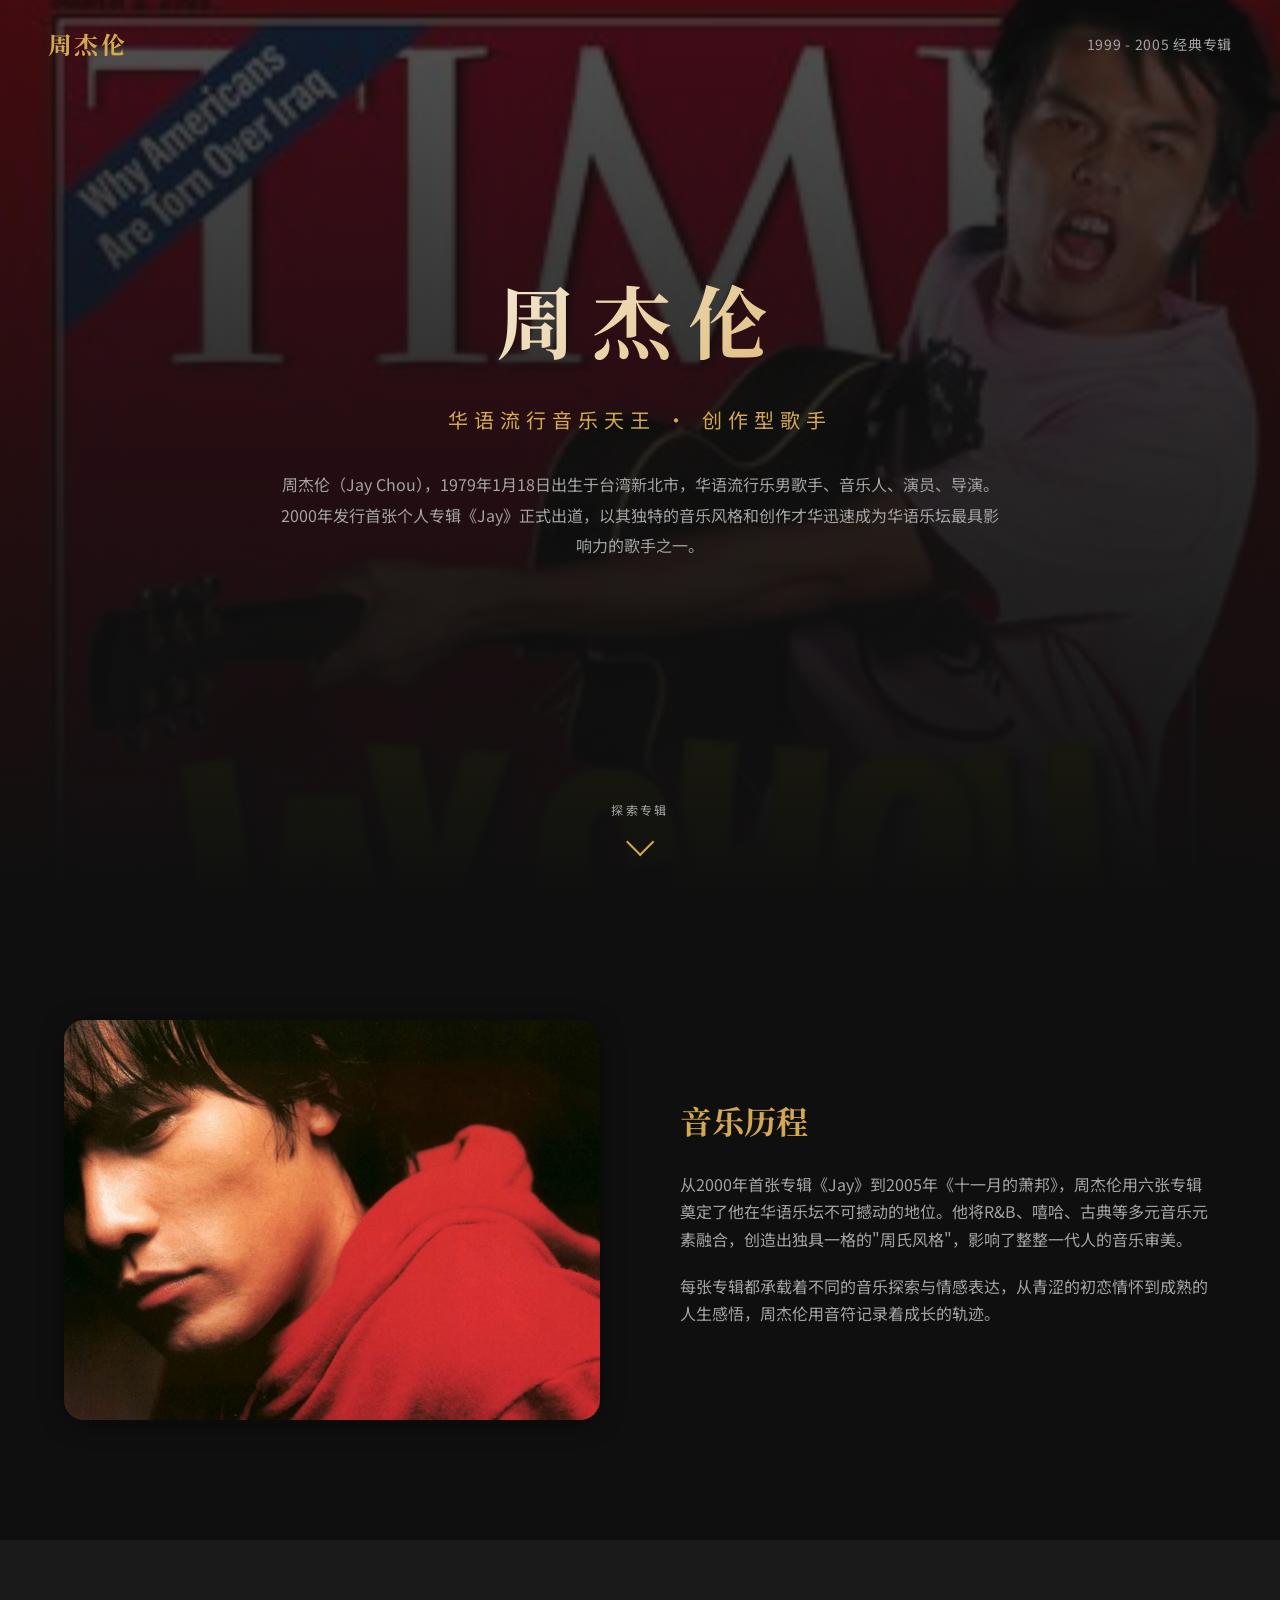
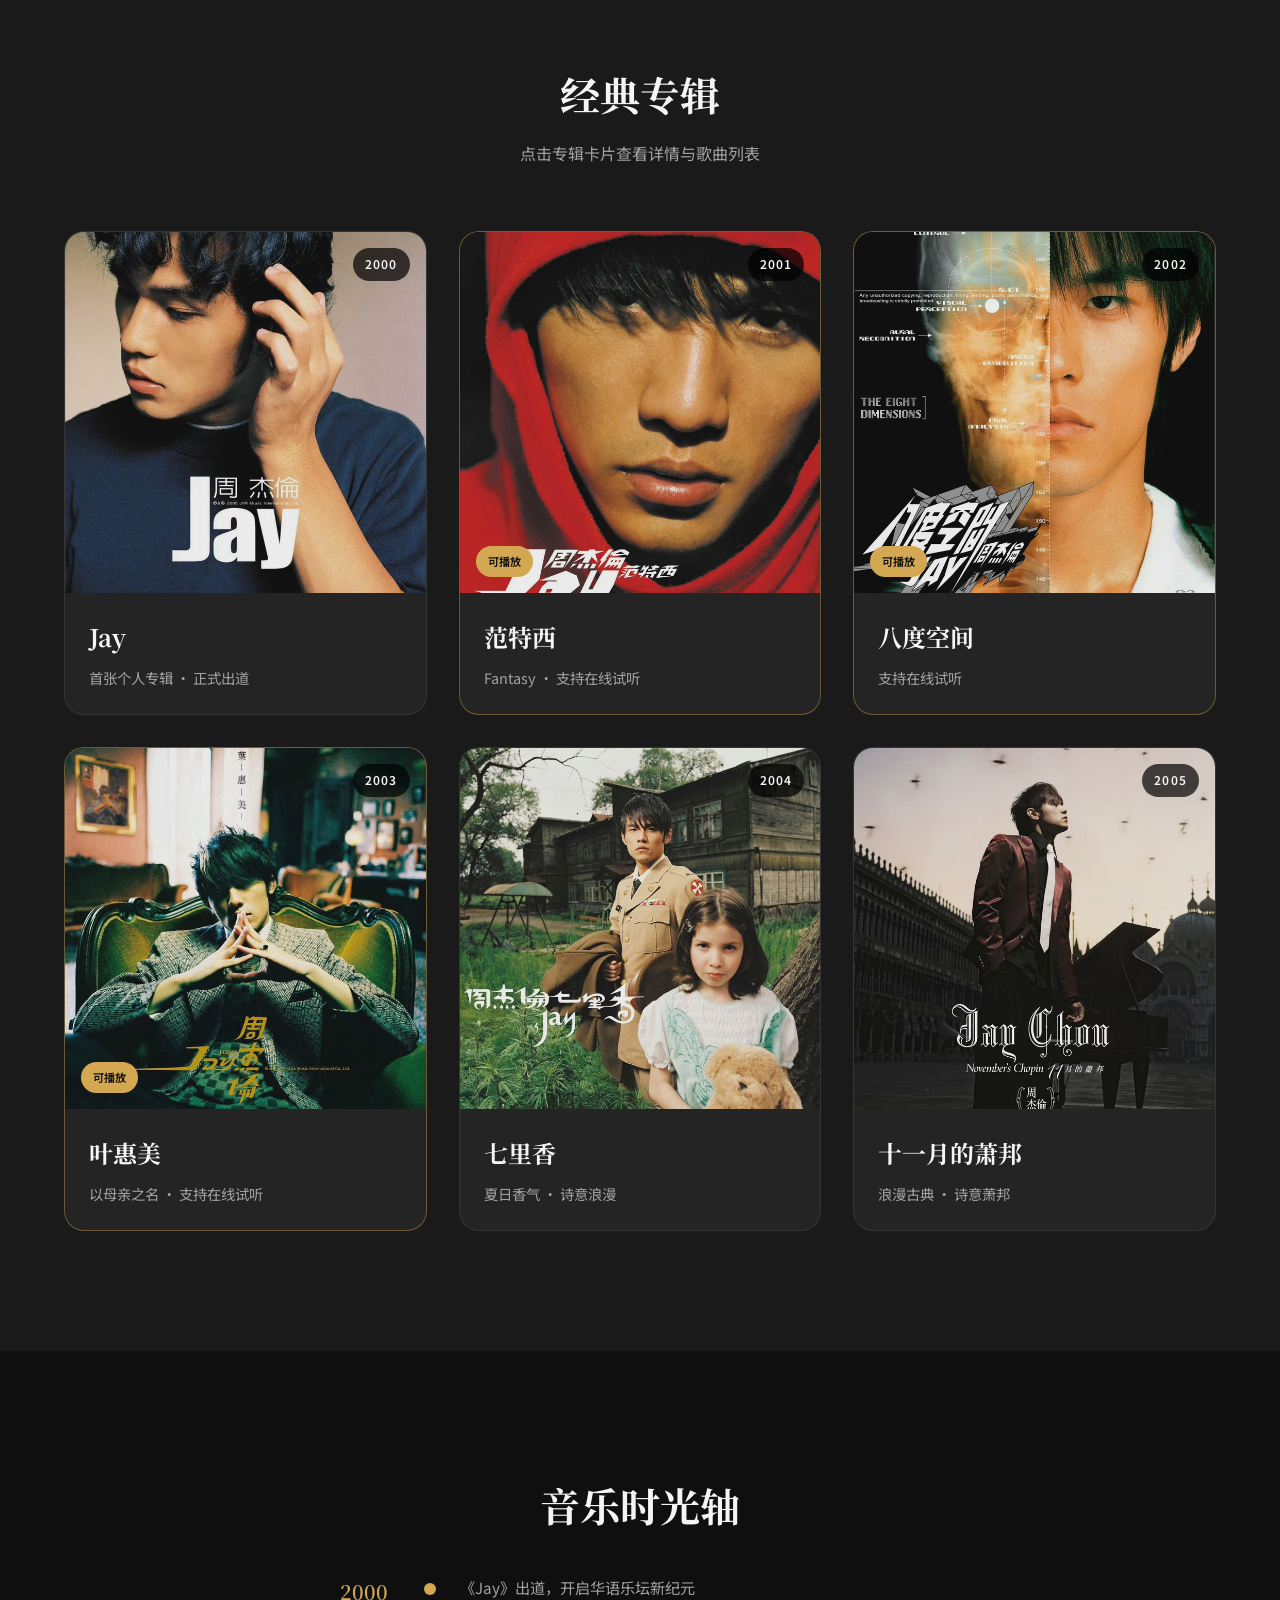
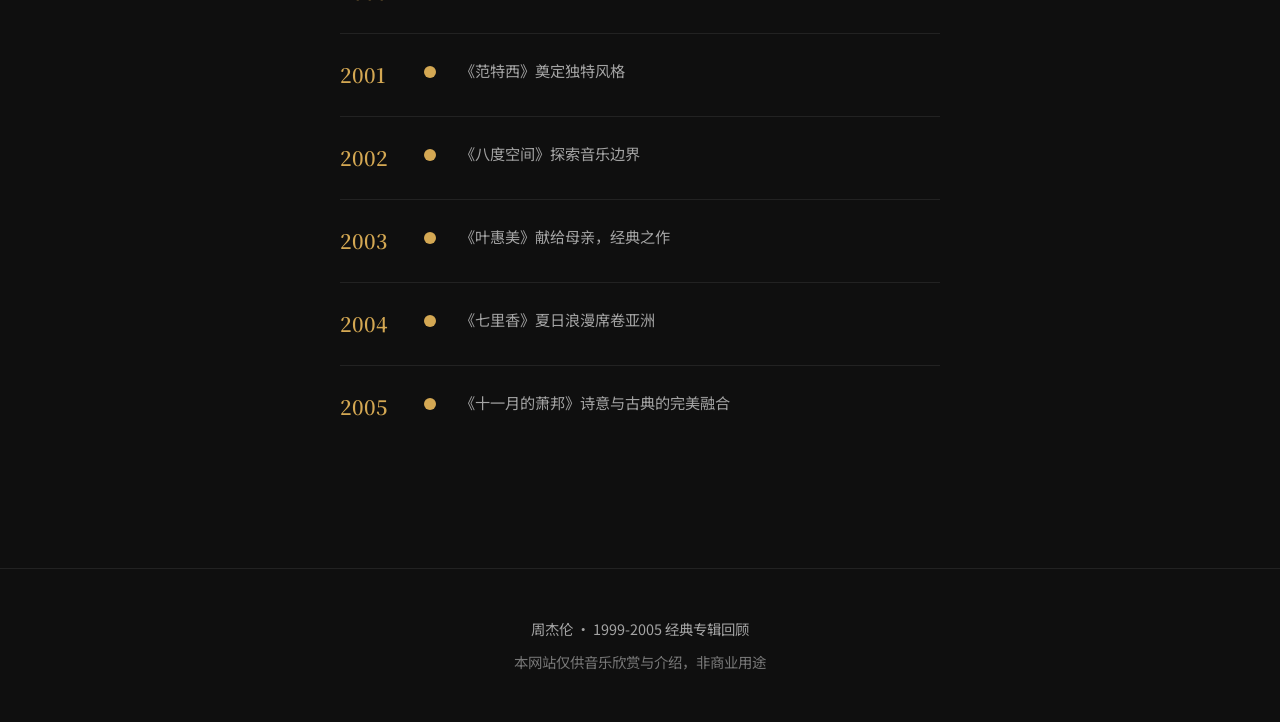
<file: index.html>
<!DOCTYPE html>
<html lang="zh-CN">
<head>
  <meta charset="UTF-8">
  <meta name="viewport" content="width=device-width, initial-scale=1.0">
  <title>周杰伦 | 华语流行音乐天王</title>
  <link rel="stylesheet" href="css/style.css">
  <link rel="preconnect" href="https://fonts.googleapis.com">
  <link rel="preconnect" href="https://fonts.gstatic.com" crossorigin>
  <link href="https://fonts.googleapis.com/css2?family=Noto+Serif+SC:wght@400;600;700&family=Noto+Sans+SC:wght@300;400;500;600&display=swap" rel="stylesheet">
</head>
<body>
  <header class="hero">
    <div class="hero-bg">
      <img src="res/pic/main_music_intro.jpg" alt="音乐背景" class="hero-img">
      <div class="hero-overlay"></div>
    </div>
    <nav class="nav">
      <a href="index.html" class="logo">周杰伦</a>
      <span class="nav-subtitle">1999 - 2005 经典专辑</span>
    </nav>
    <div class="hero-content">
      <h1>周杰伦</h1>
      <p class="hero-tagline">华语流行音乐天王 · 创作型歌手</p>
      <p class="hero-desc">周杰伦（Jay Chou），1979年1月18日出生于台湾新北市，华语流行乐男歌手、音乐人、演员、导演。2000年发行首张个人专辑《Jay》正式出道，以其独特的音乐风格和创作才华迅速成为华语乐坛最具影响力的歌手之一。</p>
    </div>
    <div class="scroll-indicator">
      <span>探索专辑</span>
      <div class="scroll-arrow"></div>
    </div>
  </header>

  <main class="main">
    <section class="intro-section">
      <div class="container">
        <div class="intro-grid">
          <div class="intro-image">
            <img src="res/pic/main_bg.jpg" alt="钢琴与音乐">
          </div>
          <div class="intro-text">
            <h2>音乐历程</h2>
            <p>从2000年首张专辑《Jay》到2005年《十一月的萧邦》，周杰伦用六张专辑奠定了他在华语乐坛不可撼动的地位。他将R&B、嘻哈、古典等多元音乐元素融合，创造出独具一格的"周氏风格"，影响了整整一代人的音乐审美。</p>
            <p>每张专辑都承载着不同的音乐探索与情感表达，从青涩的初恋情怀到成熟的人生感悟，周杰伦用音符记录着成长的轨迹。</p>
          </div>
        </div>
      </div>
    </section>

    <section class="albums-section" id="albums">
      <div class="container">
        <h2 class="section-title">经典专辑</h2>
        <p class="section-subtitle">点击专辑卡片查看详情与歌曲列表</p>
        
        <div class="albums-grid">
          <a href="album-jay.html" class="album-card">
            <div class="album-cover">
              <img src="res/2000《Jay》/album cover/jay.jpg" alt="Jay 专辑">
              <span class="album-year">2000</span>
            </div>
            <div class="album-info">
              <h3>Jay</h3>
              <p>首张个人专辑 · 正式出道</p>
            </div>
          </a>

          <a href="album-fantasy.html" class="album-card album-featured">
            <div class="album-cover">
              <img src="res/2001《范特西》/album cover/ftx.jpg" alt="范特西 专辑">
              <span class="album-year">2001</span>
              <span class="album-badge">可播放</span>
            </div>
            <div class="album-info">
              <h3>范特西</h3>
              <p>Fantasy · 支持在线试听</p>
            </div>
          </a>

          <a href="album-8degrees.html" class="album-card album-featured">
            <div class="album-cover">
              <img src="res/2002《八度空间》/album cover/bdkj.jpg" alt="八度空间 专辑">
              <span class="album-year">2002</span>
              <span class="album-badge">可播放</span>
            </div>
            <div class="album-info">
              <h3>八度空间</h3>
              <p>支持在线试听</p>
            </div>
          </a>

          <a href="album-yehuimei.html" class="album-card album-featured">
            <div class="album-cover">
              <img src="res/2003 《叶惠美》/album cover/yhm.jpg" alt="叶惠美 专辑">
              <span class="album-year">2003</span>
              <span class="album-badge">可播放</span>
            </div>
            <div class="album-info">
              <h3>叶惠美</h3>
              <p>以母亲之名 · 支持在线试听</p>
            </div>
          </a>

          <a href="album-7likes.html" class="album-card">
            <div class="album-cover">
              <img src="res/2004《七里香》/album cover/qlx.jpg" alt="七里香 专辑">
              <span class="album-year">2004</span>
            </div>
            <div class="album-info">
              <h3>七里香</h3>
              <p>夏日香气 · 诗意浪漫</p>
            </div>
          </a>

          <a href="album-november.html" class="album-card">
            <div class="album-cover">
              <img src="res/2005《十一月的萧邦》/album cover/syydxb.jpg" alt="十一月的萧邦 专辑">
              <span class="album-year">2005</span>
            </div>
            <div class="album-info">
              <h3>十一月的萧邦</h3>
              <p>浪漫古典 · 诗意萧邦</p>
            </div>
          </a>
        </div>
      </div>
    </section>

    <section class="timeline-section">
      <div class="container">
        <h2 class="section-title">音乐时光轴</h2>
        <div class="timeline">
          <div class="timeline-item">
            <span class="timeline-year">2000</span>
            <span class="timeline-dot"></span>
            <p>《Jay》出道，开启华语乐坛新纪元</p>
          </div>
          <div class="timeline-item">
            <span class="timeline-year">2001</span>
            <span class="timeline-dot"></span>
            <p>《范特西》奠定独特风格</p>
          </div>
          <div class="timeline-item">
            <span class="timeline-year">2002</span>
            <span class="timeline-dot"></span>
            <p>《八度空间》探索音乐边界</p>
          </div>
          <div class="timeline-item">
            <span class="timeline-year">2003</span>
            <span class="timeline-dot"></span>
            <p>《叶惠美》献给母亲，经典之作</p>
          </div>
          <div class="timeline-item">
            <span class="timeline-year">2004</span>
            <span class="timeline-dot"></span>
            <p>《七里香》夏日浪漫席卷亚洲</p>
          </div>
          <div class="timeline-item">
            <span class="timeline-year">2005</span>
            <span class="timeline-dot"></span>
            <p>《十一月的萧邦》诗意与古典的完美融合</p>
          </div>
        </div>
      </div>
    </section>
  </main>

  <footer class="footer">
    <div class="container">
      <p>周杰伦 · 1999-2005 经典专辑回顾</p>
      <p class="footer-note">本网站仅供音乐欣赏与介绍，非商业用途</p>
    </div>
  </footer>

  <script src="js/main.js"></script>
</body>
</html>
</file>
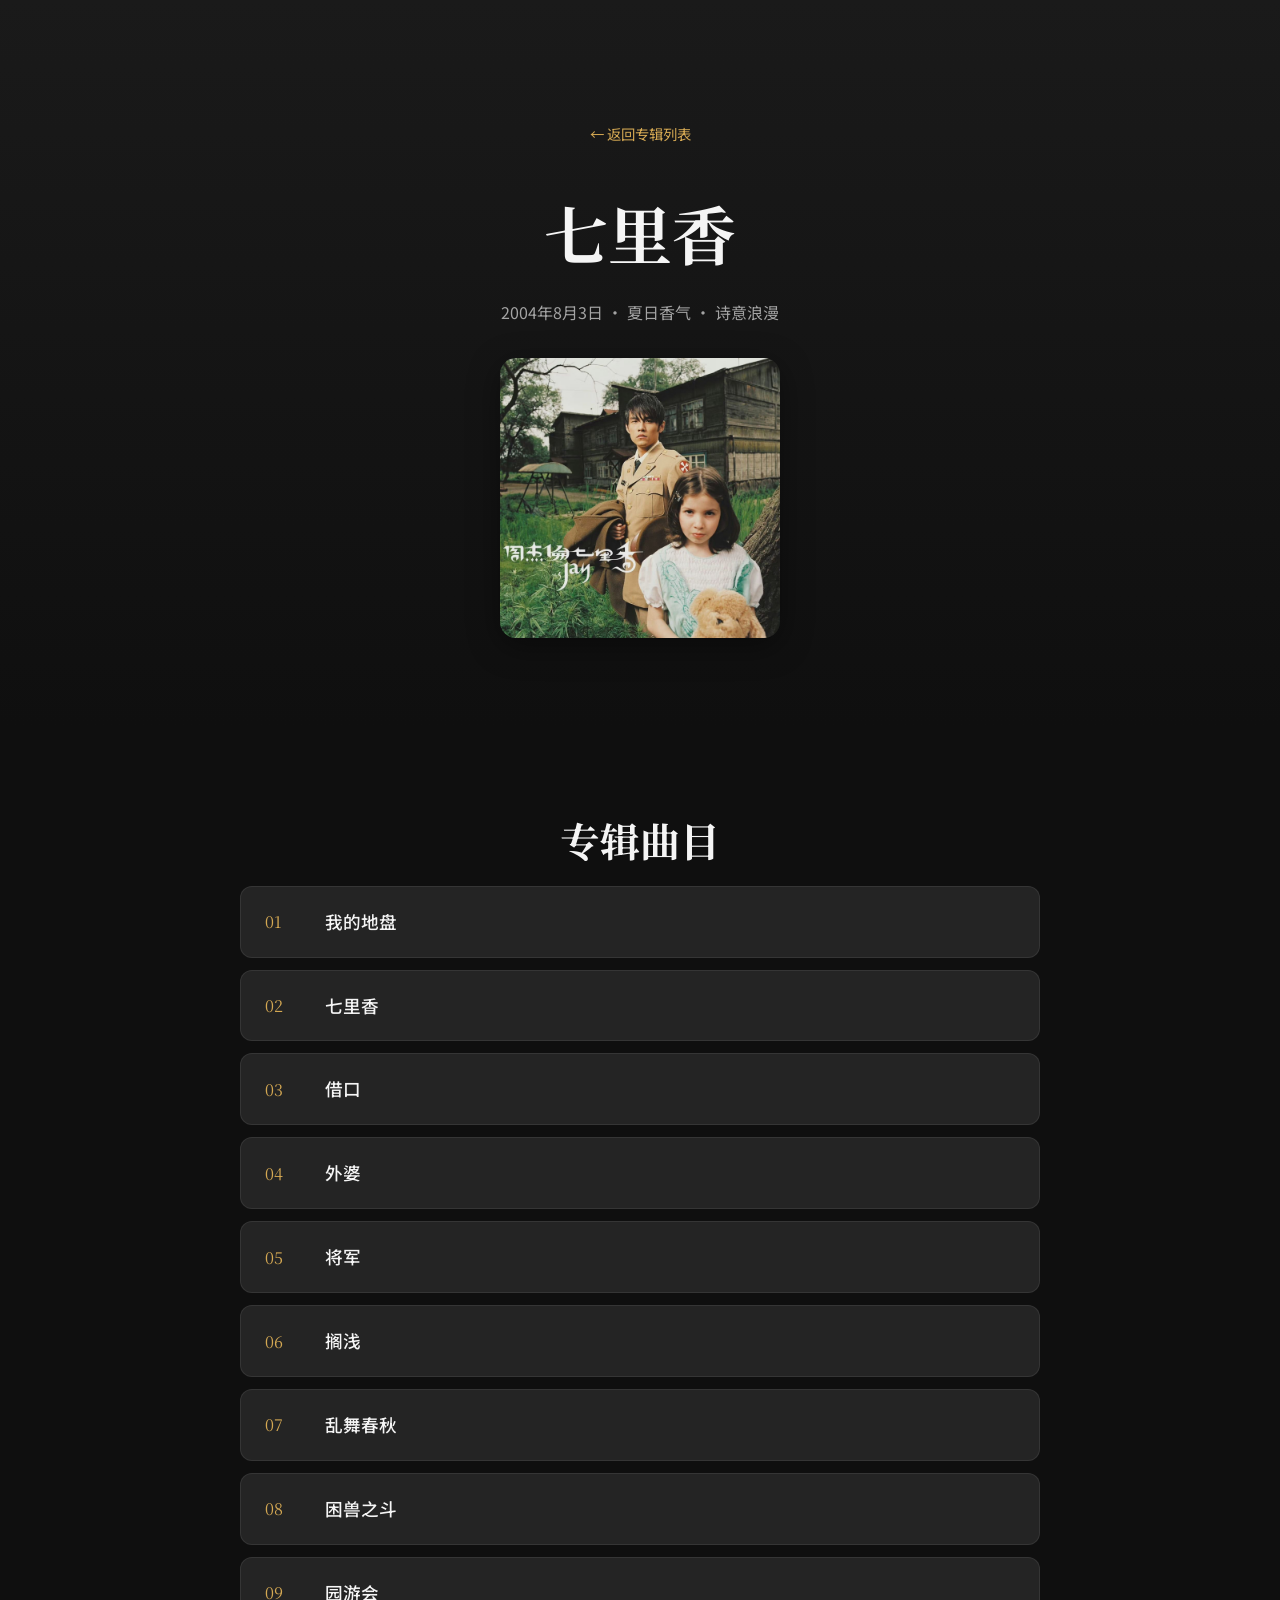
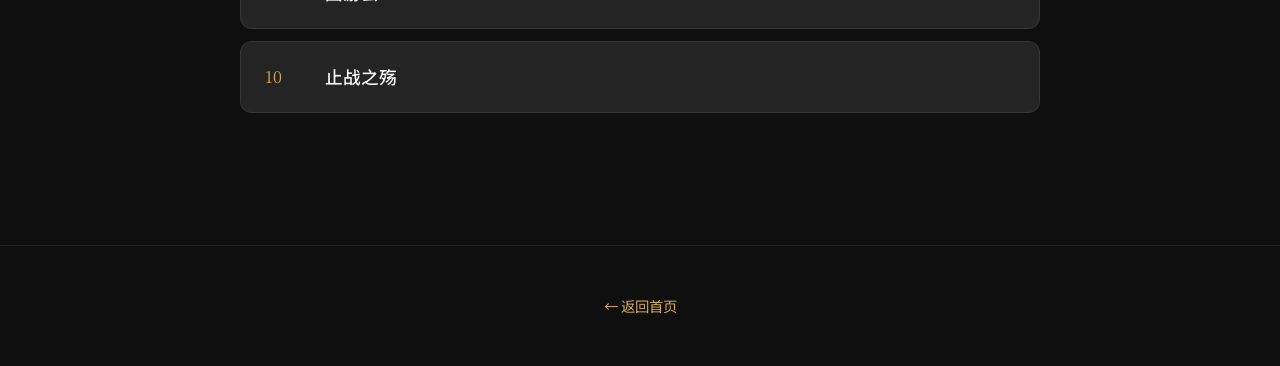
<file: album-7likes.html>
<!DOCTYPE html>
<html lang="zh-CN">
<head>
  <meta charset="UTF-8">
  <meta name="viewport" content="width=device-width, initial-scale=1.0">
  <title>七里香 - 周杰伦</title>
  <link rel="stylesheet" href="css/style.css">
  <link href="https://fonts.googleapis.com/css2?family=Noto+Serif+SC:wght@400;600;700&family=Noto+Sans+SC:wght@300;400;500;600&display=swap" rel="stylesheet">
</head>
<body>
  <header class="page-header">
    <a href="index.html" class="back-link">← 返回专辑列表</a>
    <h1>七里香</h1>
    <p class="album-meta">2004年8月3日 · 夏日香气 · 诗意浪漫</p>
    <img src="res/2004《七里香》/album cover/qlx.jpg" alt="七里香 专辑" style="width: 280px; height: 280px; object-fit: cover; border-radius: 16px; margin-top: 32px; box-shadow: 0 8px 32px rgba(0,0,0,0.4);">
  </header>

  <main class="main">
    <section class="songs-section">
      <div class="container">
        <h2 class="section-title">专辑曲目</h2>
        <div class="songs-list">
          <div class="song-item"><span class="song-number">01</span><span class="song-title">我的地盘</span></div>
          <div class="song-item"><span class="song-number">02</span><span class="song-title">七里香</span></div>
          <div class="song-item"><span class="song-number">03</span><span class="song-title">借口</span></div>
          <div class="song-item"><span class="song-number">04</span><span class="song-title">外婆</span></div>
          <div class="song-item"><span class="song-number">05</span><span class="song-title">将军</span></div>
          <div class="song-item"><span class="song-number">06</span><span class="song-title">搁浅</span></div>
          <div class="song-item"><span class="song-number">07</span><span class="song-title">乱舞春秋</span></div>
          <div class="song-item"><span class="song-number">08</span><span class="song-title">困兽之斗</span></div>
          <div class="song-item"><span class="song-number">09</span><span class="song-title">园游会</span></div>
          <div class="song-item"><span class="song-number">10</span><span class="song-title">止战之殇</span></div>
        </div>
      </div>
    </section>
  </main>

  <footer class="footer">
    <div class="container">
      <p><a href="index.html" style="color: var(--color-accent); text-decoration: none;">← 返回首页</a></p>
    </div>
  </footer>
</body>
</html>
</file>
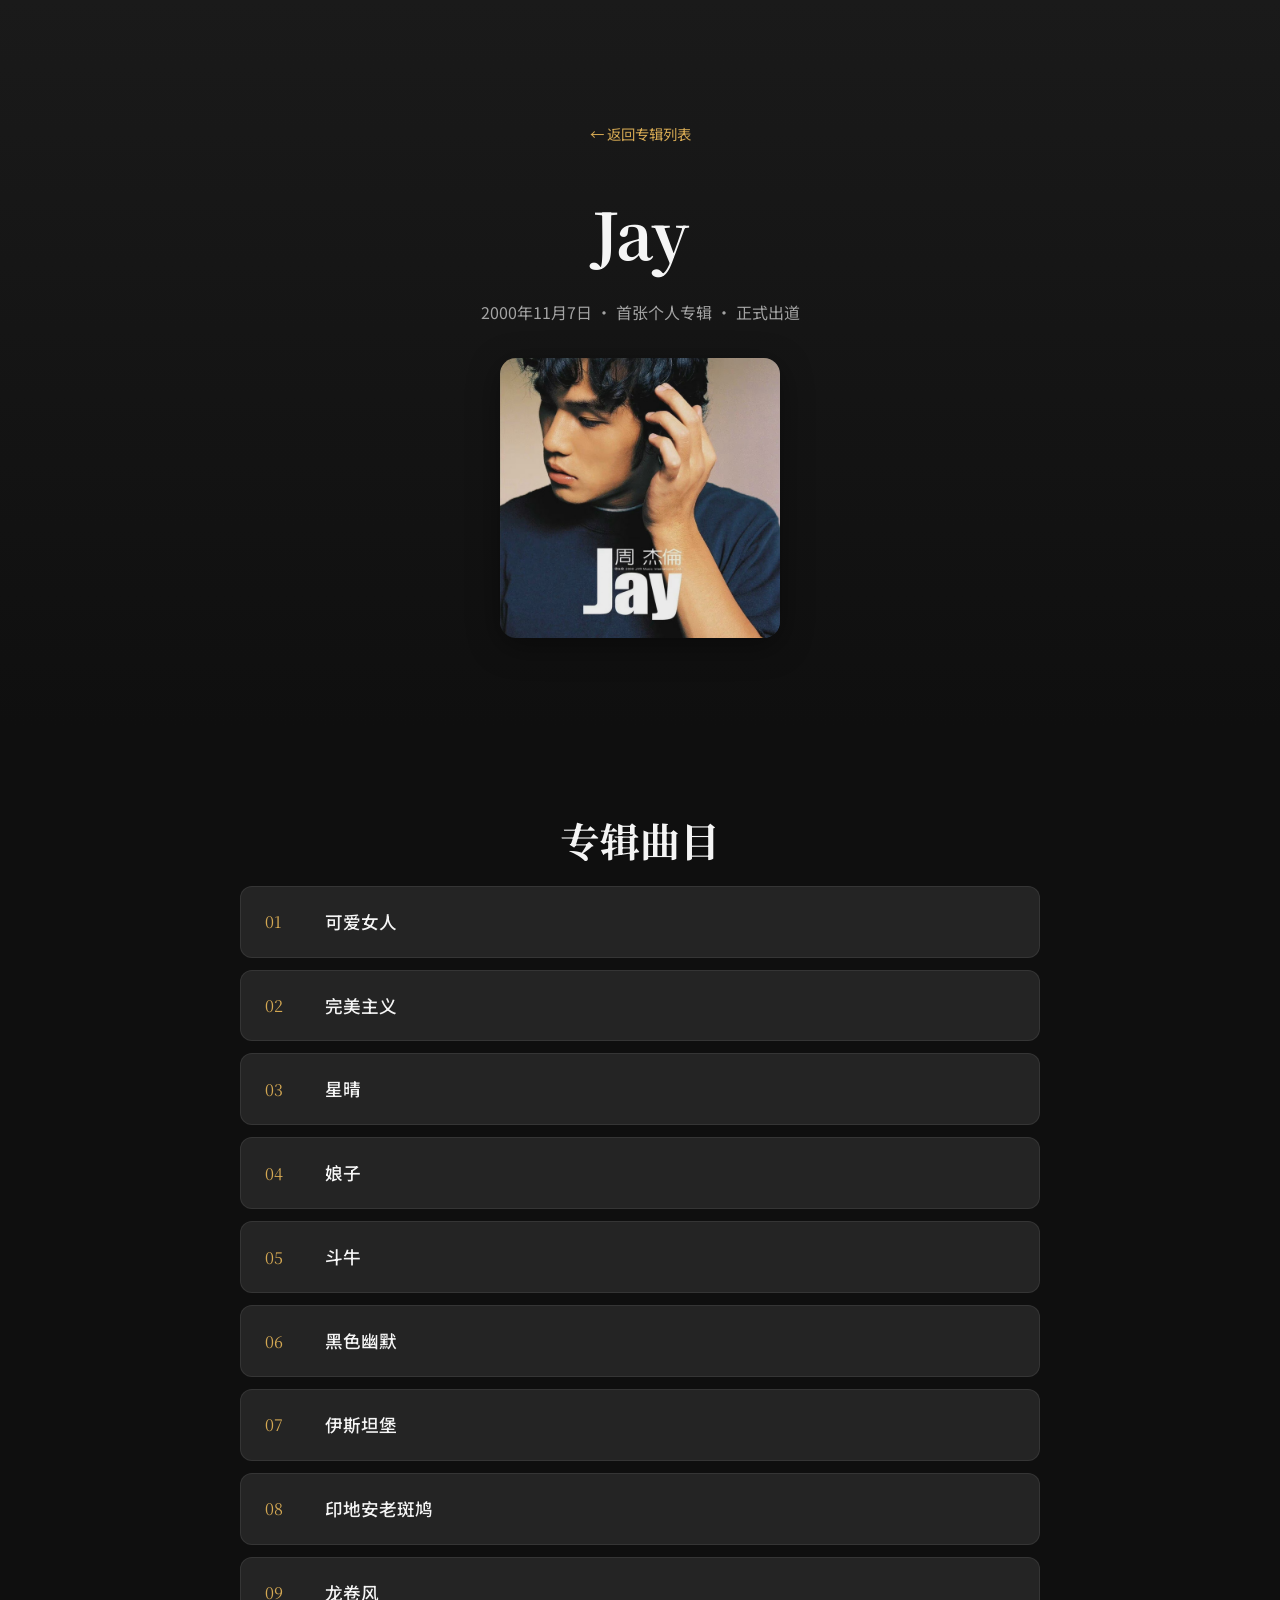
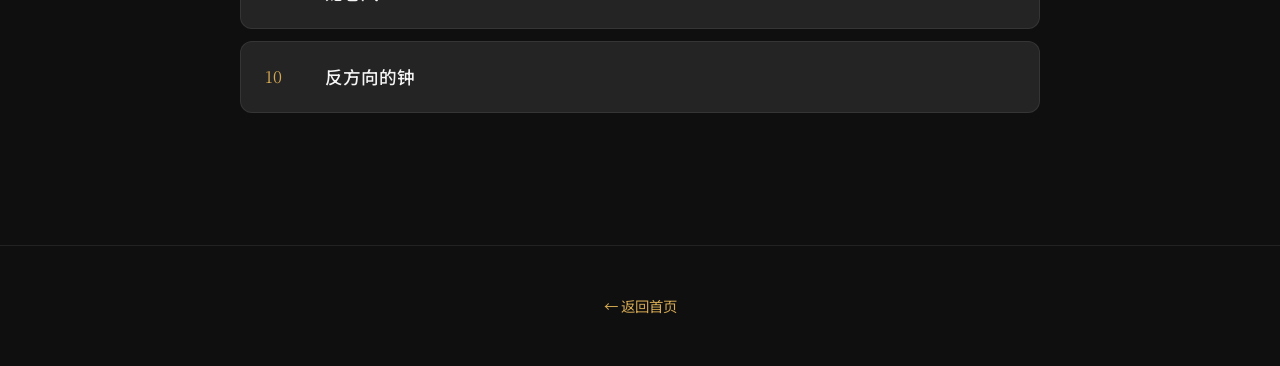
<file: album-jay.html>
<!DOCTYPE html>
<html lang="zh-CN">
<head>
  <meta charset="UTF-8">
  <meta name="viewport" content="width=device-width, initial-scale=1.0">
  <title>Jay - 周杰伦首张专辑</title>
  <link rel="stylesheet" href="css/style.css">
  <link href="https://fonts.googleapis.com/css2?family=Noto+Serif+SC:wght@400;600;700&family=Noto+Sans+SC:wght@300;400;500;600&display=swap" rel="stylesheet">
</head>
<body>
  <header class="page-header">
    <a href="index.html" class="back-link">← 返回专辑列表</a>
    <h1>Jay</h1>
    <p class="album-meta">2000年11月7日 · 首张个人专辑 · 正式出道</p>
    <img src="res/2000《Jay》/album cover/jay.jpg" alt="Jay 专辑" style="width: 280px; height: 280px; object-fit: cover; border-radius: 16px; margin-top: 32px; box-shadow: 0 8px 32px rgba(0,0,0,0.4);">
  </header>

  <main class="main">
    <section class="songs-section">
      <div class="container">
        <h2 class="section-title">专辑曲目</h2>
        <div class="songs-list">
          <div class="song-item"><span class="song-number">01</span><span class="song-title">可爱女人</span></div>
          <div class="song-item"><span class="song-number">02</span><span class="song-title">完美主义</span></div>
          <div class="song-item"><span class="song-number">03</span><span class="song-title">星晴</span></div>
          <div class="song-item"><span class="song-number">04</span><span class="song-title">娘子</span></div>
          <div class="song-item"><span class="song-number">05</span><span class="song-title">斗牛</span></div>
          <div class="song-item"><span class="song-number">06</span><span class="song-title">黑色幽默</span></div>
          <div class="song-item"><span class="song-number">07</span><span class="song-title">伊斯坦堡</span></div>
          <div class="song-item"><span class="song-number">08</span><span class="song-title">印地安老斑鸠</span></div>
          <div class="song-item"><span class="song-number">09</span><span class="song-title">龙卷风</span></div>
          <div class="song-item"><span class="song-number">10</span><span class="song-title">反方向的钟</span></div>
        </div>
      </div>
    </section>
  </main>

  <footer class="footer">
    <div class="container">
      <p><a href="index.html" style="color: var(--color-accent); text-decoration: none;">← 返回首页</a></p>
    </div>
  </footer>
</body>
</html>
</file>
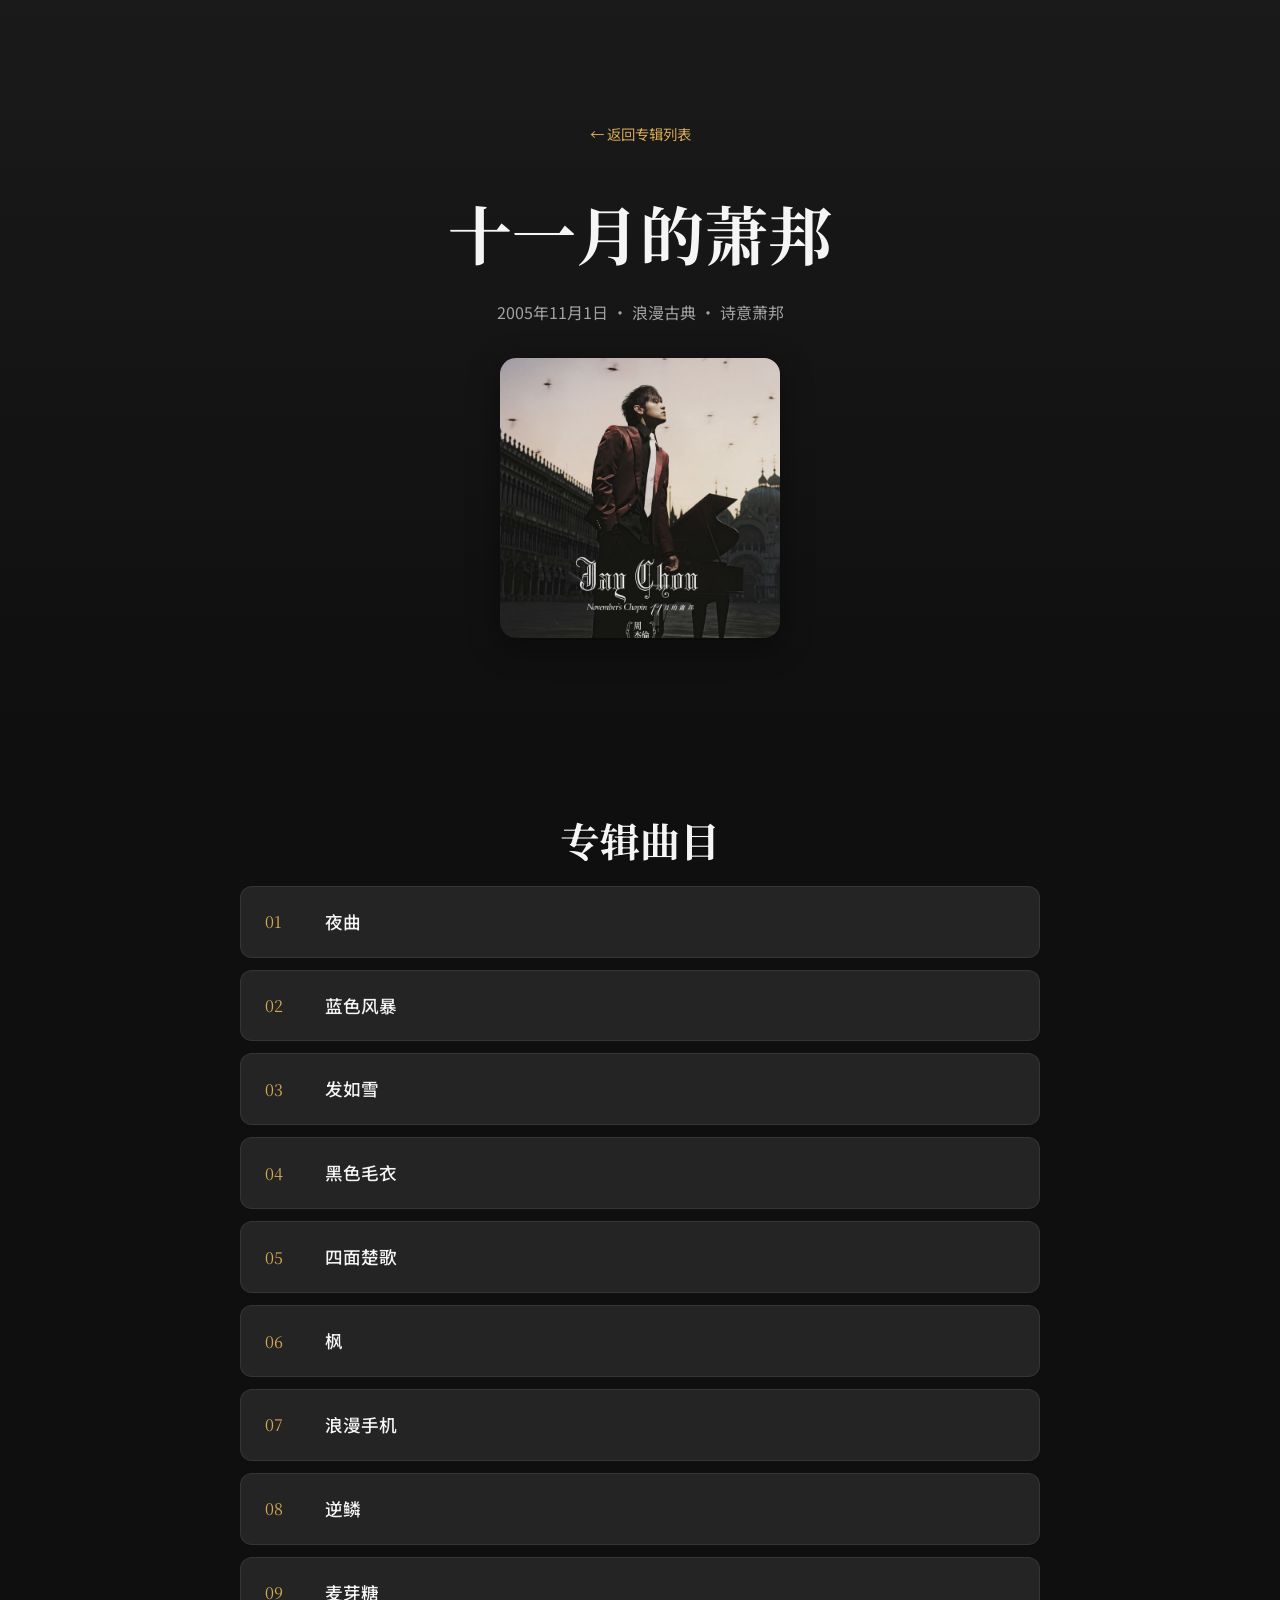
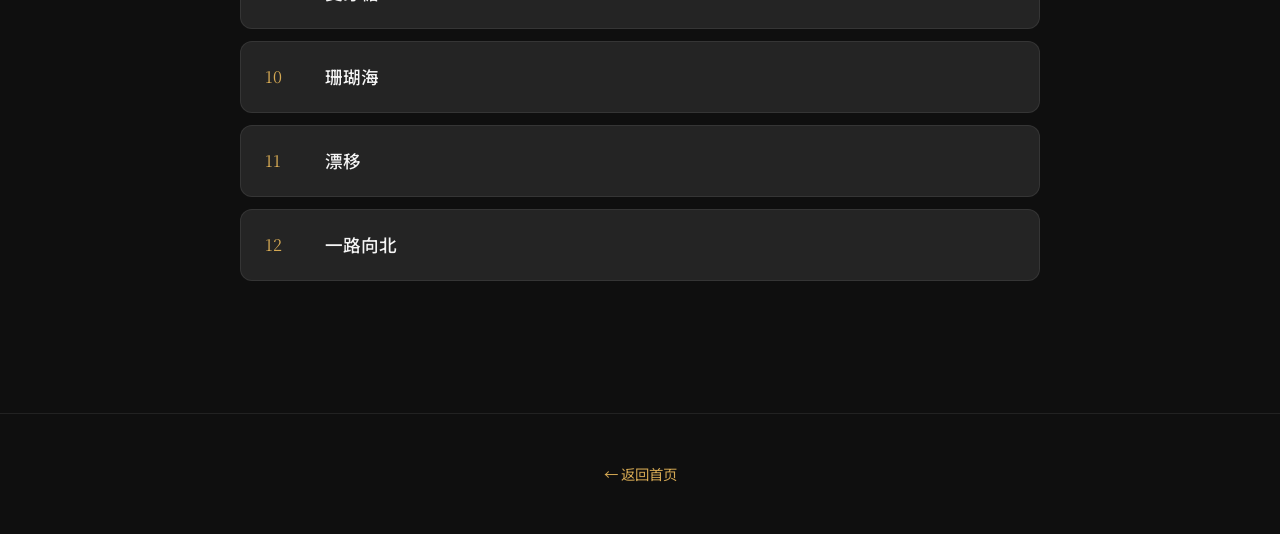
<file: album-november.html>
<!DOCTYPE html>
<html lang="zh-CN">
<head>
  <meta charset="UTF-8">
  <meta name="viewport" content="width=device-width, initial-scale=1.0">
  <title>十一月的萧邦 - 周杰伦</title>
  <link rel="stylesheet" href="css/style.css">
  <link href="https://fonts.googleapis.com/css2?family=Noto+Serif+SC:wght@400;600;700&family=Noto+Sans+SC:wght@300;400;500;600&display=swap" rel="stylesheet">
</head>
<body>
  <header class="page-header">
    <a href="index.html" class="back-link">← 返回专辑列表</a>
    <h1>十一月的萧邦</h1>
    <p class="album-meta">2005年11月1日 · 浪漫古典 · 诗意萧邦</p>
    <img src="res/2005《十一月的萧邦》/album cover/syydxb.jpg" alt="十一月的萧邦 专辑" style="width: 280px; height: 280px; object-fit: cover; border-radius: 16px; margin-top: 32px; box-shadow: 0 8px 32px rgba(0,0,0,0.4);">
  </header>

  <main class="main">
    <section class="songs-section">
      <div class="container">
        <h2 class="section-title">专辑曲目</h2>
        <div class="songs-list">
          <div class="song-item"><span class="song-number">01</span><span class="song-title">夜曲</span></div>
          <div class="song-item"><span class="song-number">02</span><span class="song-title">蓝色风暴</span></div>
          <div class="song-item"><span class="song-number">03</span><span class="song-title">发如雪</span></div>
          <div class="song-item"><span class="song-number">04</span><span class="song-title">黑色毛衣</span></div>
          <div class="song-item"><span class="song-number">05</span><span class="song-title">四面楚歌</span></div>
          <div class="song-item"><span class="song-number">06</span><span class="song-title">枫</span></div>
          <div class="song-item"><span class="song-number">07</span><span class="song-title">浪漫手机</span></div>
          <div class="song-item"><span class="song-number">08</span><span class="song-title">逆鳞</span></div>
          <div class="song-item"><span class="song-number">09</span><span class="song-title">麦芽糖</span></div>
          <div class="song-item"><span class="song-number">10</span><span class="song-title">珊瑚海</span></div>
          <div class="song-item"><span class="song-number">11</span><span class="song-title">漂移</span></div>
          <div class="song-item"><span class="song-number">12</span><span class="song-title">一路向北</span></div>
        </div>
      </div>
    </section>
  </main>

  <footer class="footer">
    <div class="container">
      <p><a href="index.html" style="color: var(--color-accent); text-decoration: none;">← 返回首页</a></p>
    </div>
  </footer>
</body>
</html>
</file>
<file: css/style.css>
/* ===== 周杰伦专辑网站 - 现代简约风格 ===== */
:root {
  --color-bg: #0f0f0f;
  --color-bg-alt: #1a1a1a;
  --color-surface: #242424;
  --color-surface-hover: #2e2e2e;
  --color-text: #f5f5f5;
  --color-text-muted: #a3a3a3;
  --color-accent: #d4a853;
  --color-accent-hover: #e6bc6a;
  --color-border: rgba(255, 255, 255, 0.08);
  --font-serif: 'Noto Serif SC', 'Songti SC', serif;
  --font-sans: 'Noto Sans SC', -apple-system, sans-serif;
  --radius: 12px;
  --radius-lg: 20px;
  --shadow: 0 4px 24px rgba(0, 0, 0, 0.4);
  --transition: 0.3s cubic-bezier(0.4, 0, 0.2, 1);
}

* {
  margin: 0;
  padding: 0;
  box-sizing: border-box;
}

html {
  scroll-behavior: smooth;
}

body {
  font-family: var(--font-sans);
  background: var(--color-bg);
  color: var(--color-text);
  line-height: 1.7;
  overflow-x: hidden;
}

.container {
  max-width: 1200px;
  margin: 0 auto;
  padding: 0 24px;
}

/* ===== Hero 区域 ===== */
.hero {
  position: relative;
  min-height: 100vh;
  display: flex;
  flex-direction: column;
  justify-content: center;
  align-items: center;
  text-align: center;
  padding: 80px 24px 120px;
}

.hero-bg {
  position: absolute;
  inset: 0;
  z-index: 0;
}

.hero-img {
  width: 100%;
  height: 100%;
  object-fit: cover;
  opacity: 0.4;
}

.hero-overlay {
  position: absolute;
  inset: 0;
  background: linear-gradient(180deg, 
    rgba(15, 15, 15, 0.3) 0%, 
    rgba(15, 15, 15, 0.7) 50%,
    var(--color-bg) 100%);
}

.nav {
  position: absolute;
  top: 0;
  left: 0;
  right: 0;
  display: flex;
  justify-content: space-between;
  align-items: center;
  padding: 24px 48px;
  z-index: 10;
}

.logo {
  font-family: var(--font-serif);
  font-size: 1.5rem;
  font-weight: 700;
  color: var(--color-accent);
  text-decoration: none;
  letter-spacing: 0.1em;
}

.nav-subtitle {
  font-size: 0.875rem;
  color: var(--color-text-muted);
  letter-spacing: 0.05em;
}

.hero-content {
  position: relative;
  z-index: 1;
  max-width: 720px;
}

.hero h1 {
  font-family: var(--font-serif);
  font-size: clamp(3rem, 10vw, 5rem);
  font-weight: 700;
  letter-spacing: 0.2em;
  margin-bottom: 16px;
  background: linear-gradient(135deg, #fff 0%, var(--color-accent) 100%);
  -webkit-background-clip: text;
  -webkit-text-fill-color: transparent;
  background-clip: text;
}

.hero-tagline {
  font-size: 1.25rem;
  color: var(--color-accent);
  margin-bottom: 32px;
  letter-spacing: 0.3em;
}

.hero-desc {
  font-size: 1rem;
  color: var(--color-text-muted);
  line-height: 1.9;
  margin-bottom: 48px;
}

.scroll-indicator {
  position: absolute;
  bottom: 48px;
  left: 50%;
  transform: translateX(-50%);
  display: flex;
  flex-direction: column;
  align-items: center;
  gap: 8px;
  color: var(--color-text-muted);
  font-size: 0.75rem;
  letter-spacing: 0.2em;
  animation: float 2s ease-in-out infinite;
}

.scroll-arrow {
  width: 20px;
  height: 20px;
  border-right: 2px solid var(--color-accent);
  border-bottom: 2px solid var(--color-accent);
  transform: rotate(45deg);
  margin-top: 4px;
}

@keyframes float {
  0%, 100% { transform: translateX(-50%) translateY(0); }
  50% { transform: translateX(-50%) translateY(8px); }
}

/* ===== 介绍区域 ===== */
.intro-section {
  padding: 120px 0;
}

.intro-grid {
  display: grid;
  grid-template-columns: 1fr 1fr;
  gap: 80px;
  align-items: center;
}

.intro-image {
  border-radius: var(--radius-lg);
  overflow: hidden;
  box-shadow: var(--shadow);
}

.intro-image img,
.intro-image video {
  width: 100%;
  height: 400px;
  object-fit: cover;
  display: block;
}

.intro-text h2 {
  font-family: var(--font-serif);
  font-size: 2rem;
  margin-bottom: 24px;
  color: var(--color-accent);
}

.intro-text p {
  color: var(--color-text-muted);
  margin-bottom: 20px;
}

/* ===== 专辑区域 ===== */
.albums-section {
  padding: 120px 0;
  background: var(--color-bg-alt);
}

.section-title {
  font-family: var(--font-serif);
  font-size: 2.5rem;
  text-align: center;
  margin-bottom: 12px;
}

.section-subtitle {
  text-align: center;
  color: var(--color-text-muted);
  margin-bottom: 64px;
}

.albums-grid {
  display: grid;
  grid-template-columns: repeat(auto-fill, minmax(320px, 1fr));
  gap: 32px;
}

.album-card {
  display: block;
  text-decoration: none;
  color: inherit;
  background: var(--color-surface);
  border-radius: var(--radius-lg);
  overflow: hidden;
  transition: var(--transition);
  border: 1px solid var(--color-border);
}

.album-card:hover {
  transform: translateY(-8px);
  box-shadow: 0 20px 40px rgba(0, 0, 0, 0.5);
  border-color: rgba(212, 168, 83, 0.3);
}

.album-cover {
  position: relative;
  aspect-ratio: 1;
  overflow: hidden;
}

.album-cover img {
  width: 100%;
  height: 100%;
  object-fit: cover;
  transition: var(--transition);
}

.album-card:hover .album-cover img {
  transform: scale(1.05);
}

.album-year {
  position: absolute;
  top: 16px;
  right: 16px;
  background: rgba(0, 0, 0, 0.7);
  padding: 6px 12px;
  border-radius: 20px;
  font-size: 0.75rem;
  font-weight: 600;
  letter-spacing: 0.1em;
}

.album-badge {
  position: absolute;
  bottom: 16px;
  left: 16px;
  background: var(--color-accent);
  color: var(--color-bg);
  padding: 6px 12px;
  border-radius: 20px;
  font-size: 0.7rem;
  font-weight: 600;
}

.album-featured {
  border-color: rgba(212, 168, 83, 0.4);
}

.album-info {
  padding: 24px;
}

.album-info h3 {
  font-family: var(--font-serif);
  font-size: 1.5rem;
  margin-bottom: 8px;
}

.album-info p {
  font-size: 0.9rem;
  color: var(--color-text-muted);
}

/* ===== 时间轴 ===== */
.timeline-section {
  padding: 120px 0;
}

.timeline {
  max-width: 600px;
  margin: 0 auto;
}

.timeline-item {
  display: flex;
  align-items: flex-start;
  gap: 24px;
  padding: 24px 0;
  border-bottom: 1px solid var(--color-border);
}

.timeline-item:last-child {
  border-bottom: none;
}

.timeline-year {
  font-family: var(--font-serif);
  font-size: 1.25rem;
  font-weight: 600;
  color: var(--color-accent);
  min-width: 60px;
}

.timeline-dot {
  width: 12px;
  height: 12px;
  background: var(--color-accent);
  border-radius: 50%;
  margin-top: 8px;
  flex-shrink: 0;
}

.timeline-item p {
  color: var(--color-text-muted);
  font-size: 0.95rem;
}

/* ===== Footer ===== */
.footer {
  padding: 48px 0;
  text-align: center;
  border-top: 1px solid var(--color-border);
}

.footer p {
  color: var(--color-text-muted);
  font-size: 0.9rem;
}

.footer-note {
  margin-top: 8px;
  font-size: 0.75rem;
  opacity: 0.7;
}

/* ===== 专辑详情页 ===== */
.page-header {
  padding: 120px 24px 80px;
  text-align: center;
  background: linear-gradient(180deg, var(--color-bg-alt) 0%, var(--color-bg) 100%);
}

.page-header .back-link {
  display: inline-flex;
  align-items: center;
  gap: 8px;
  color: var(--color-accent);
  text-decoration: none;
  font-size: 0.9rem;
  margin-bottom: 32px;
  transition: var(--transition);
}

.page-header .back-link:hover {
  color: var(--color-accent-hover);
}

.page-header h1 {
  font-family: var(--font-serif);
  font-size: clamp(2.5rem, 6vw, 4rem);
  margin-bottom: 12px;
}

.page-header .album-meta {
  color: var(--color-text-muted);
  font-size: 1rem;
}

.songs-section {
  padding: 80px 0 120px;
}

.songs-list {
  max-width: 800px;
  margin: 0 auto;
}

.song-item {
  display: flex;
  align-items: center;
  gap: 24px;
  padding: 20px 24px;
  background: var(--color-surface);
  border-radius: var(--radius);
  margin-bottom: 12px;
  border: 1px solid var(--color-border);
  transition: var(--transition);
}

.song-item:hover {
  background: var(--color-surface-hover);
  border-color: rgba(212, 168, 83, 0.2);
}

.song-number {
  font-family: var(--font-serif);
  font-size: 1rem;
  color: var(--color-accent);
  min-width: 36px;
}

.song-title {
  flex: 1;
  font-size: 1.1rem;
  font-weight: 500;
}

.song-item.has-audio {
  flex-wrap: wrap;
}

.audio-player {
  width: 100%;
  margin-top: 12px;
  padding-top: 12px;
  border-top: 1px solid var(--color-border);
}

.audio-player audio {
  width: 100%;
  height: 40px;
  outline: none;
}

.audio-player audio::-webkit-media-controls-panel {
  background: var(--color-bg-alt);
}

/* ===== 响应式 ===== */
@media (max-width: 768px) {
  .nav {
    padding: 20px 24px;
    flex-direction: column;
    gap: 8px;
  }

  .intro-grid {
    grid-template-columns: 1fr;
    gap: 48px;
  }

  .intro-image img,
  .intro-image video {
    height: 280px;
  }

  .albums-grid {
    grid-template-columns: 1fr;
  }

  .hero h1 {
    letter-spacing: 0.1em;
  }

  .hero-tagline {
    letter-spacing: 0.15em;
  }
}
</file>
